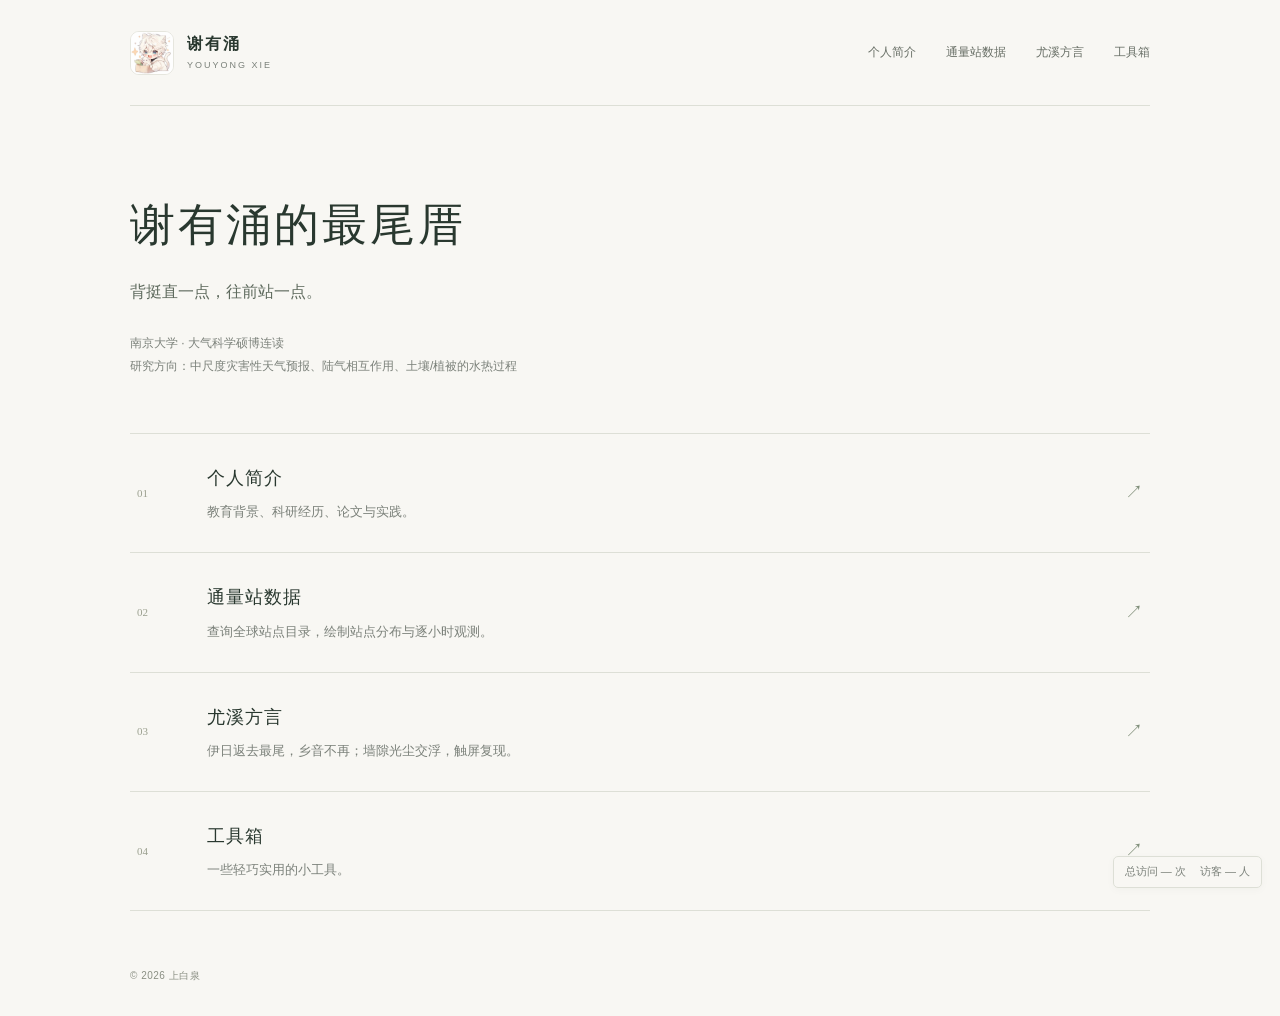
<file: index.html>
<!doctype html>
<html lang="zh-CN">
<head>
<meta charset="utf-8"><meta name="viewport" content="width=device-width, initial-scale=1">
<title>谢有涌的最尾厝</title>
<meta name="description" content="谢有涌的个人网站。南京大学大气科学硕博连读，研究中尺度灾害性天气预报，也记录尤溪乡音与日常工具。">
<link rel="canonical" href="https://xieyouyong.github.io/">
<link rel="icon" type="image/jpeg" href="assets/logo.jpg"><link rel="apple-touch-icon" href="assets/logo.jpg">
<link rel="stylesheet" href="assets/site.css?v=3">
<meta property="og:title" content="谢有涌的最尾厝"><meta property="og:description" content="">
<meta property="og:url" content="https://xieyouyong.github.io/"><meta property="og:type" content="website"><meta property="og:image" content="https://xieyouyong.github.io/assets/logo.jpg">
</head>
<body>
<div class="shell">
<header class="site-header">
<a class="identity" href="./" aria-label="谢有涌，个人主页"><img src="assets/logo.jpg" width="44" height="44" alt=""><span>谢有涌<small>YOUYONG XIE</small></span></a>
<nav aria-label="主导航"><a href="Resume/Resume_index.html">个人简介</a><a href="flux/">通量站数据</a><a href="youxi/youxi_index.html">尤溪方言</a><a href="tool/">工具箱</a></nav>
</header>
<main>
<section class="home-intro" aria-labelledby="home-title">
<h1 id="home-title">谢有涌的最尾厝</h1>
<p class="lead">背挺直一点，往前站一点。</p>
<div class="intro-detail"><p>南京大学 · 大气科学硕博连读</p><p>研究方向：中尺度灾害性天气预报、陆气相互作用、土壤/植被的水热过程</p></div>
</section>
<section class="directory" aria-label="网站内容">
<a class="directory-row" href="Resume/Resume_index.html"><span class="row-number">01</span><div><h2>个人简介</h2><p>教育背景、科研经历、论文与实践。</p></div><span class="row-arrow" aria-hidden="true">↗</span></a>
<a class="directory-row" href="flux/"><span class="row-number">02</span><div><h2>通量站数据</h2><p>查询全球站点目录，绘制站点分布与逐小时观测。</p></div><span class="row-arrow" aria-hidden="true">↗</span></a>
<a class="directory-row" href="youxi/youxi_index.html"><span class="row-number">03</span><div><h2>尤溪方言</h2><p>伊日返去最尾，乡音不再；墙隙光尘交浮，触屏复现。</p></div><span class="row-arrow" aria-hidden="true">↗</span></a>
<a class="directory-row" href="tool/"><span class="row-number">04</span><div><h2>工具箱</h2><p>一些轻巧实用的小工具。</p></div><span class="row-arrow" aria-hidden="true">↗</span></a>
</section>
</main>
<footer class="site-footer"><span>© 2026 上白泉</span><span></span></footer>
</div>
<aside class="visit-stats" aria-label="网站访问统计">
<span id="busuanzi_container_site_pv">总访问 <span id="busuanzi_value_site_pv">—</span> 次</span>
<span id="busuanzi_container_site_uv">访客 <span id="busuanzi_value_site_uv">—</span> 人</span>
</aside>
<script async src="https://busuanzi.ibruce.info/busuanzi/2.3/busuanzi.pure.mini.js"></script>
</body>
</html>
</file>
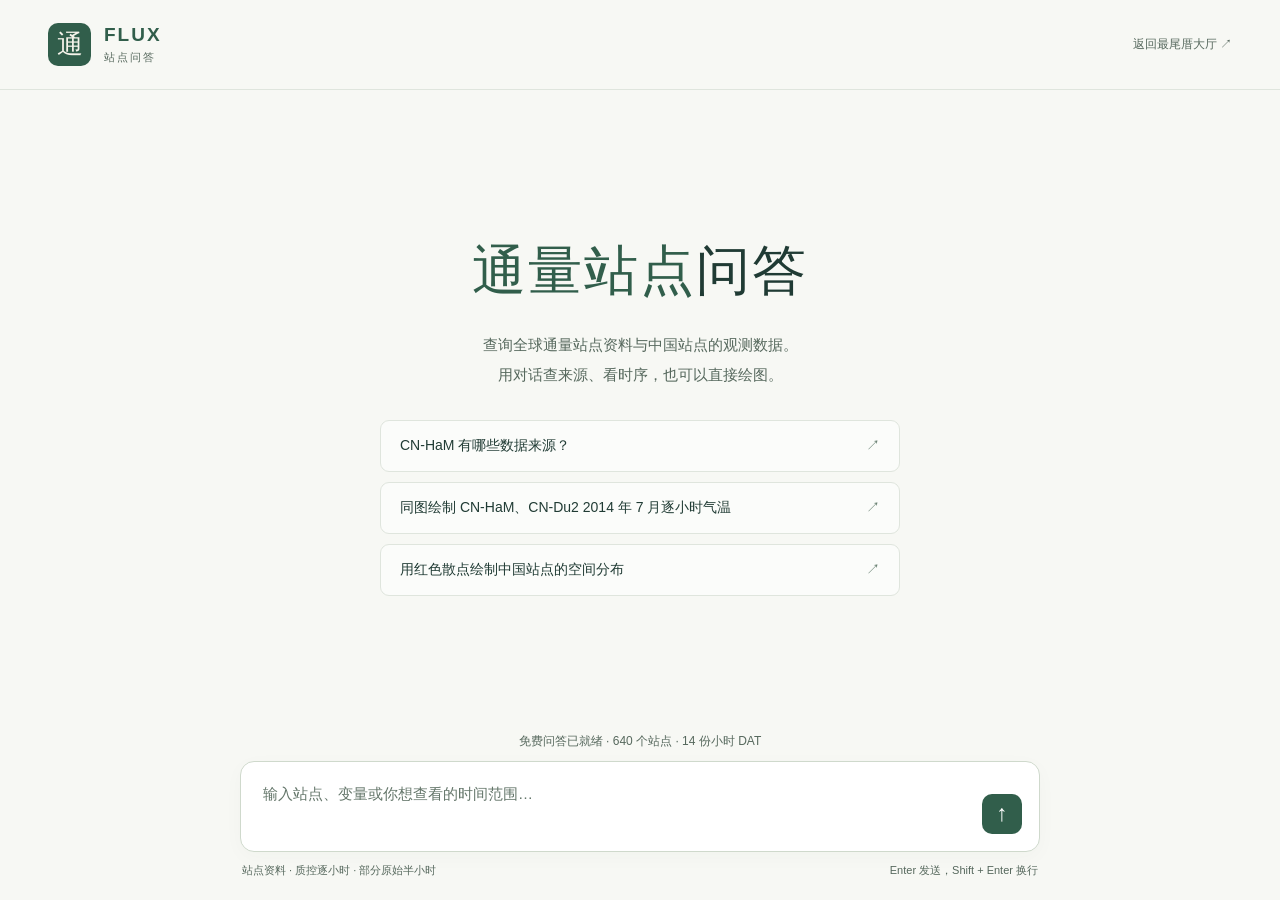
<file: flux/index.html>
<!doctype html>
<html lang="zh-CN">
<head>
  <meta charset="utf-8">
  <meta name="viewport" content="width=device-width, initial-scale=1">
  <meta name="description" content="查询通量站点资料与观测时间序列。">
  <meta name="referrer" content="no-referrer">
  <title>通量站点问答</title>
  <link rel="stylesheet" href="./style.css?v=3">
  <script type="module" src="./app.js?v=12"></script>
</head>
<body>
  <header class="topbar">
    <a class="brand" href="../" title="返回个人主页"><span class="seal" aria-hidden="true">通</span><span>FLUX<span class="brand-sub">站点问答</span></span></a>
    <div class="top-actions"><a class="home-link" href="../">返回最尾厝大厅 ↗</a>
      <button id="new-chat" class="outline" type="button" hidden>新对话</button>
      <button id="settings-open" class="outline" type="button" hidden>连接模型 <span id="connection-dot" class="dot" aria-hidden="true"></span></button>
    </div>
  </header>
  <main class="layout">
    <section class="conversation" aria-label="通量站点问答">
      <div id="welcome" class="welcome">
        <h1><span>通量站点</span>问答</h1>
        <p class="intro">查询全球通量站点资料与中国站点的观测数据。<br>用对话查来源、看时序，也可以直接绘图。</p>
        <div class="suggestions" aria-label="示例问题">
          <button type="button" disabled>CN-HaM 有哪些数据来源？<span aria-hidden="true">↗</span></button>
          <button type="button" disabled>同图绘制 CN-HaM、CN-Du2 2014 年 7 月逐小时气温<span aria-hidden="true">↗</span></button>
          <button type="button" disabled>用红色散点绘制中国站点的空间分布<span aria-hidden="true">↗</span></button>
        </div>
      </div>
      <div id="messages" class="messages" role="log" aria-label="对话记录"></div>
      <div class="composer-wrap">
        <p id="status" class="status" role="status">正在读取站点目录…</p>
        <p id="launch-help" class="launch-help" hidden>资料加载失败。请刷新页面重试。</p>
        <noscript><p class="launch-help">请开启浏览器的 JavaScript。</p></noscript>
        <form id="ask" class="composer">
          <label class="sr-only" for="question">输入问题</label>
          <textarea id="question" rows="2" maxlength="700" placeholder="输入站点、变量或你想查看的时间范围…" required disabled></textarea>
          <button type="submit" class="send" aria-label="发送问题" disabled>↑</button>
          <button id="stop-answer" type="button" class="outline" hidden>停止</button>
        </form>
        <p class="composer-note"><span>站点资料 · 质控逐小时 · 部分原始半小时</span><span>Enter 发送，Shift + Enter 换行</span></p>
      </div>
    </section>
  </main>
  <dialog id="delete-message-dialog" aria-labelledby="delete-message-title">
    <form method="dialog">
      <h2 id="delete-message-title">确认删除</h2>
      <p id="delete-message-description"></p>
      <label><input type="checkbox" id="skip-delete-confirmation"> 本次对话不再确认</label>
      <div class="dialog-actions">
        <button class="outline" value="cancel" autofocus>取消</button>
        <button class="outline" value="delete">确认删除</button>
      </div>
    </form>
  </dialog>
</body>
</html>
</file>
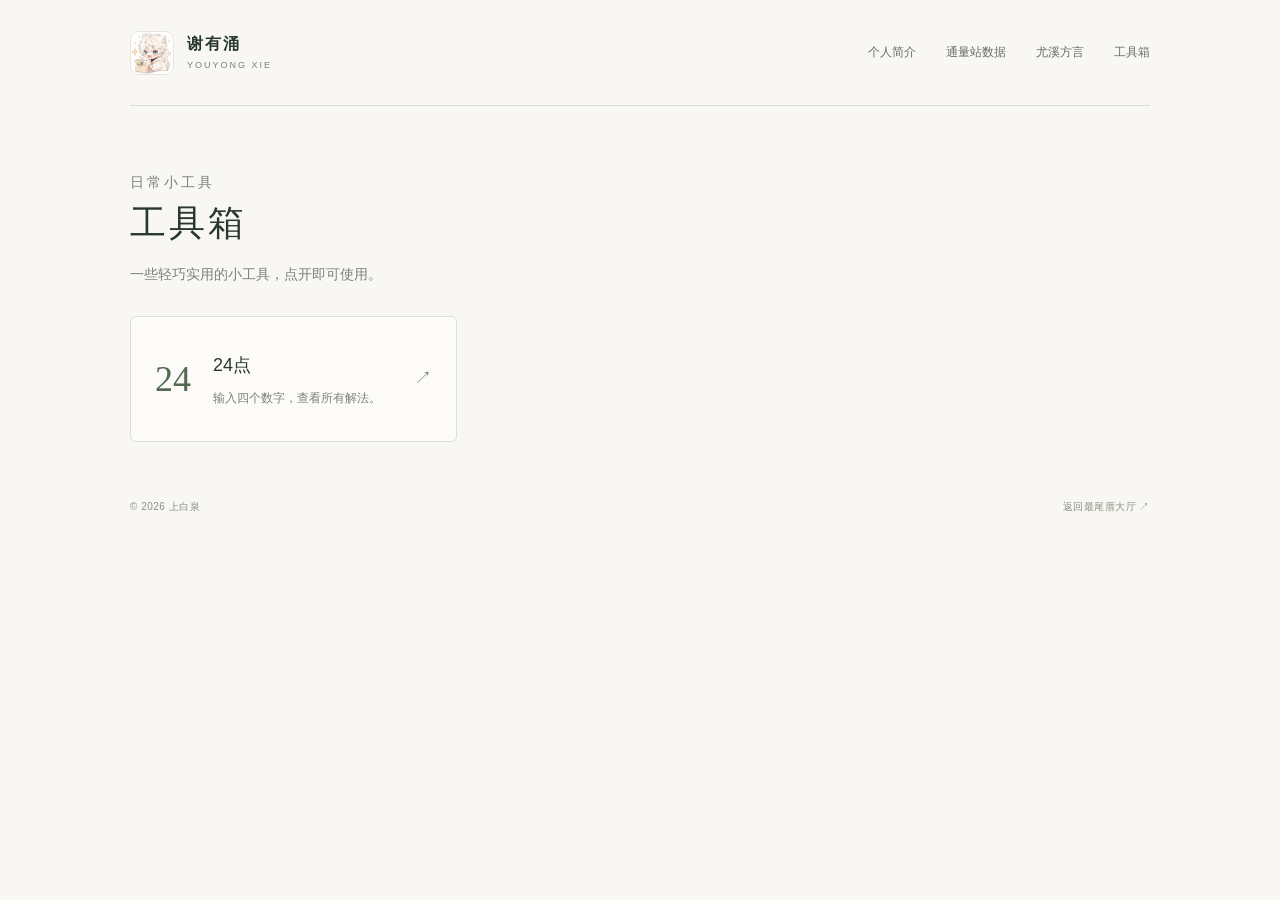
<file: tool/index.html>
<!doctype html>
<html lang="zh-CN">
<head>
<meta charset="utf-8"><meta name="viewport" content="width=device-width, initial-scale=1">
<title>工具箱 · 谢有涌的最尾厝</title>
<meta name="description" content="一些轻巧实用的小工具。选择24点计算器，输入四个数字，查看所有解法。">
<link rel="canonical" href="https://xieyouyong.github.io/tool/">
<link rel="icon" type="image/jpeg" href="../assets/logo.jpg">
<link rel="stylesheet" href="../assets/site.css?v=2">
<style>
.tool-intro{padding:64px 0 28px}
.tool-intro h1{font:400 36px/1.5 "Songti SC",SimSun,serif;letter-spacing:3px;margin-bottom:12px}
.tool-intro p{color:var(--muted);font-size:14px;margin-bottom:0}
.tool-grid{display:grid;grid-template-columns:repeat(auto-fill,minmax(min(100%,300px),1fr));gap:20px}
.tool-card{display:flex;align-items:center;gap:22px;min-height:126px;padding:24px;border:1px solid var(--line);border-radius:6px;background:#fff9}
.tool-card:hover{border-color:var(--accent);background:#fff}
.tool-number{font:400 36px/1 Georgia,serif;color:var(--accent)}
.tool-card h2{font-size:18px;font-weight:500;margin:0 0 5px}
.tool-card p{font-size:12px;color:var(--muted);margin:0}
.tool-card .row-arrow{margin-left:auto}
@media(max-width:560px){.tool-intro{padding-top:40px}.tool-card{padding:22px}}
</style>
</head>
<body>
<div class="shell">
<header class="site-header">
<a class="identity" href="../" aria-label="谢有涌，个人主页"><img src="../assets/logo.jpg" width="44" height="44" alt=""><span>谢有涌<small>YOUYONG XIE</small></span></a>
<nav aria-label="主导航"><a href="../Resume/Resume_index.html">个人简介</a><a href="../flux/">通量站数据</a><a href="../youxi/youxi_index.html">尤溪方言</a><a href="./" aria-current="page">工具箱</a></nav>
</header>
<main>
<section class="tool-intro" aria-labelledby="toolbox-title"><p class="eyebrow">日常小工具</p><h1 id="toolbox-title">工具箱</h1><p>一些轻巧实用的小工具，点开即可使用。</p></section>
<section class="tool-grid" aria-label="可用工具">
<a class="tool-card" href="24point.html"><span class="tool-number" aria-hidden="true">24</span><div><h2>24点</h2><p>输入四个数字，查看所有解法。</p></div><span class="row-arrow" aria-hidden="true">↗</span></a>
</section>
</main>
<footer class="site-footer"><span>© 2026 上白泉</span><a class="text-link" href="../">返回最尾厝大厅 ↗</a></footer>
</div>
</body>
</html>
</file>
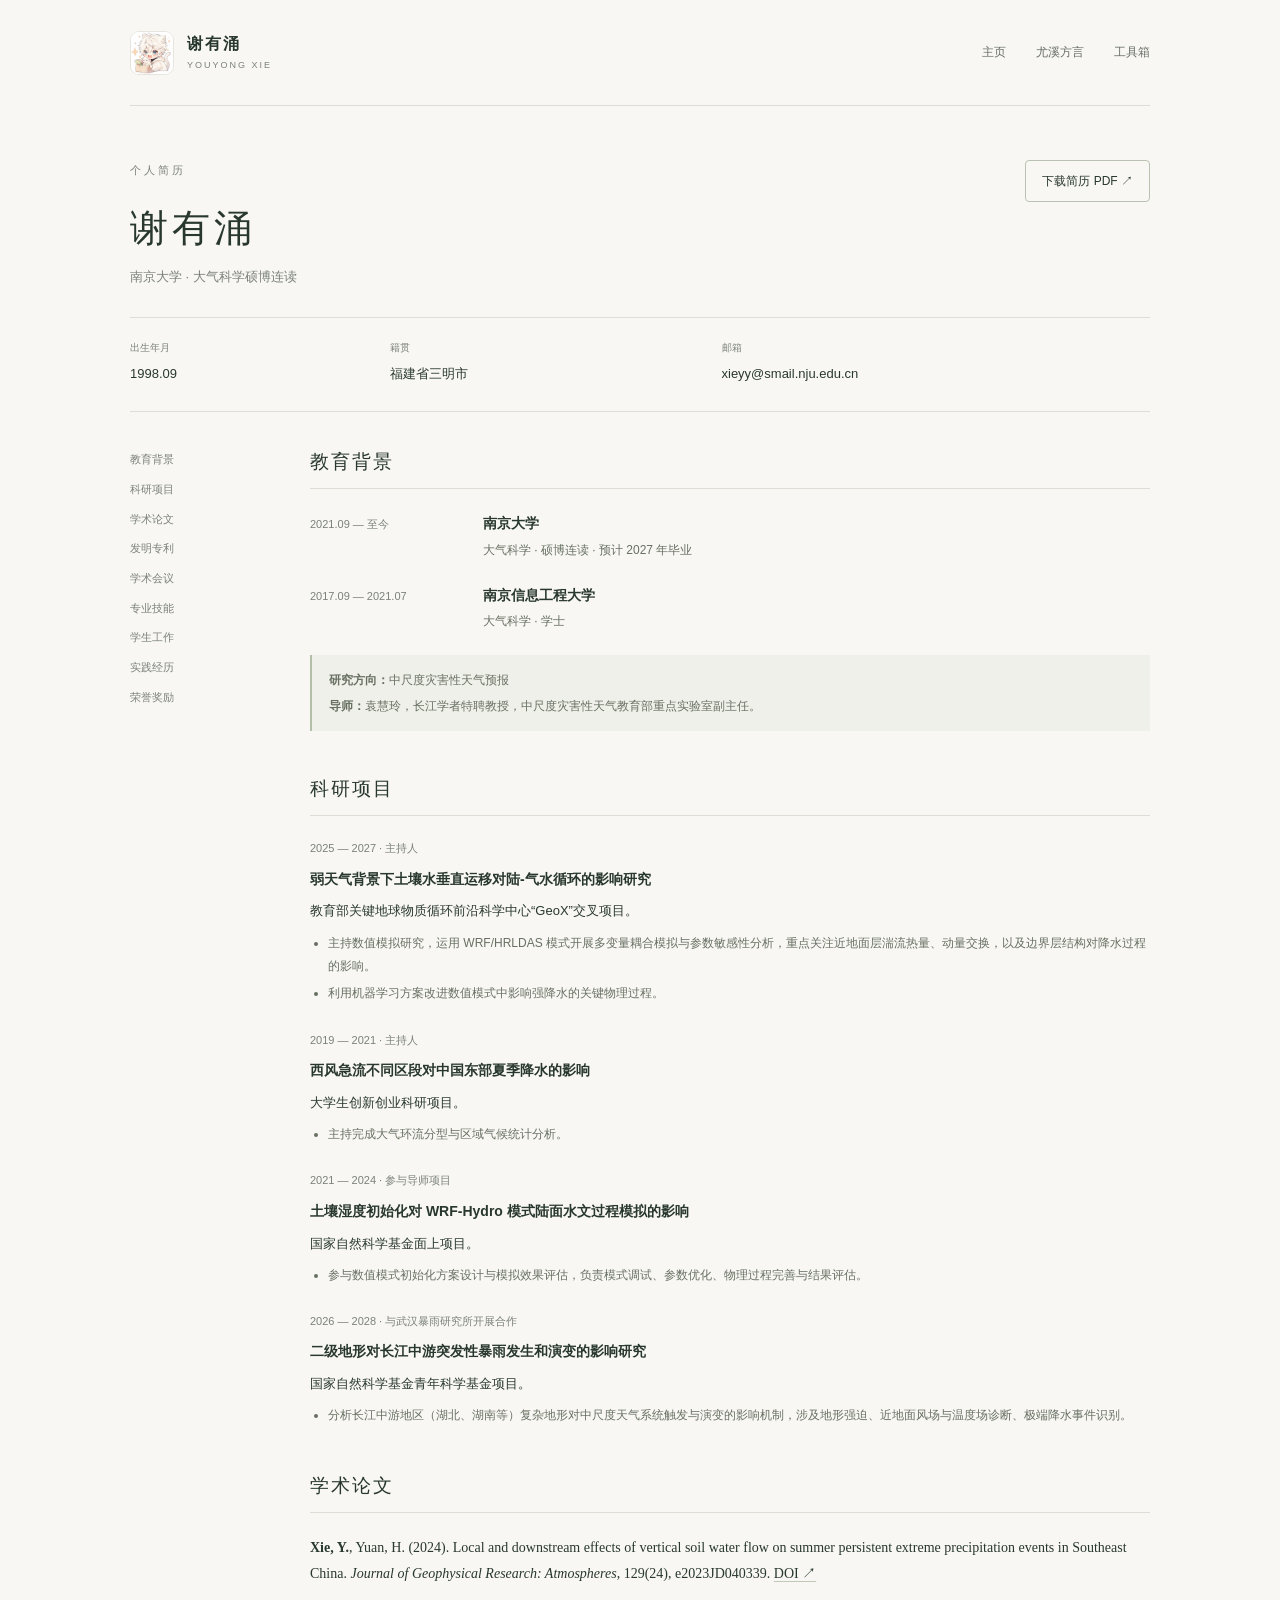
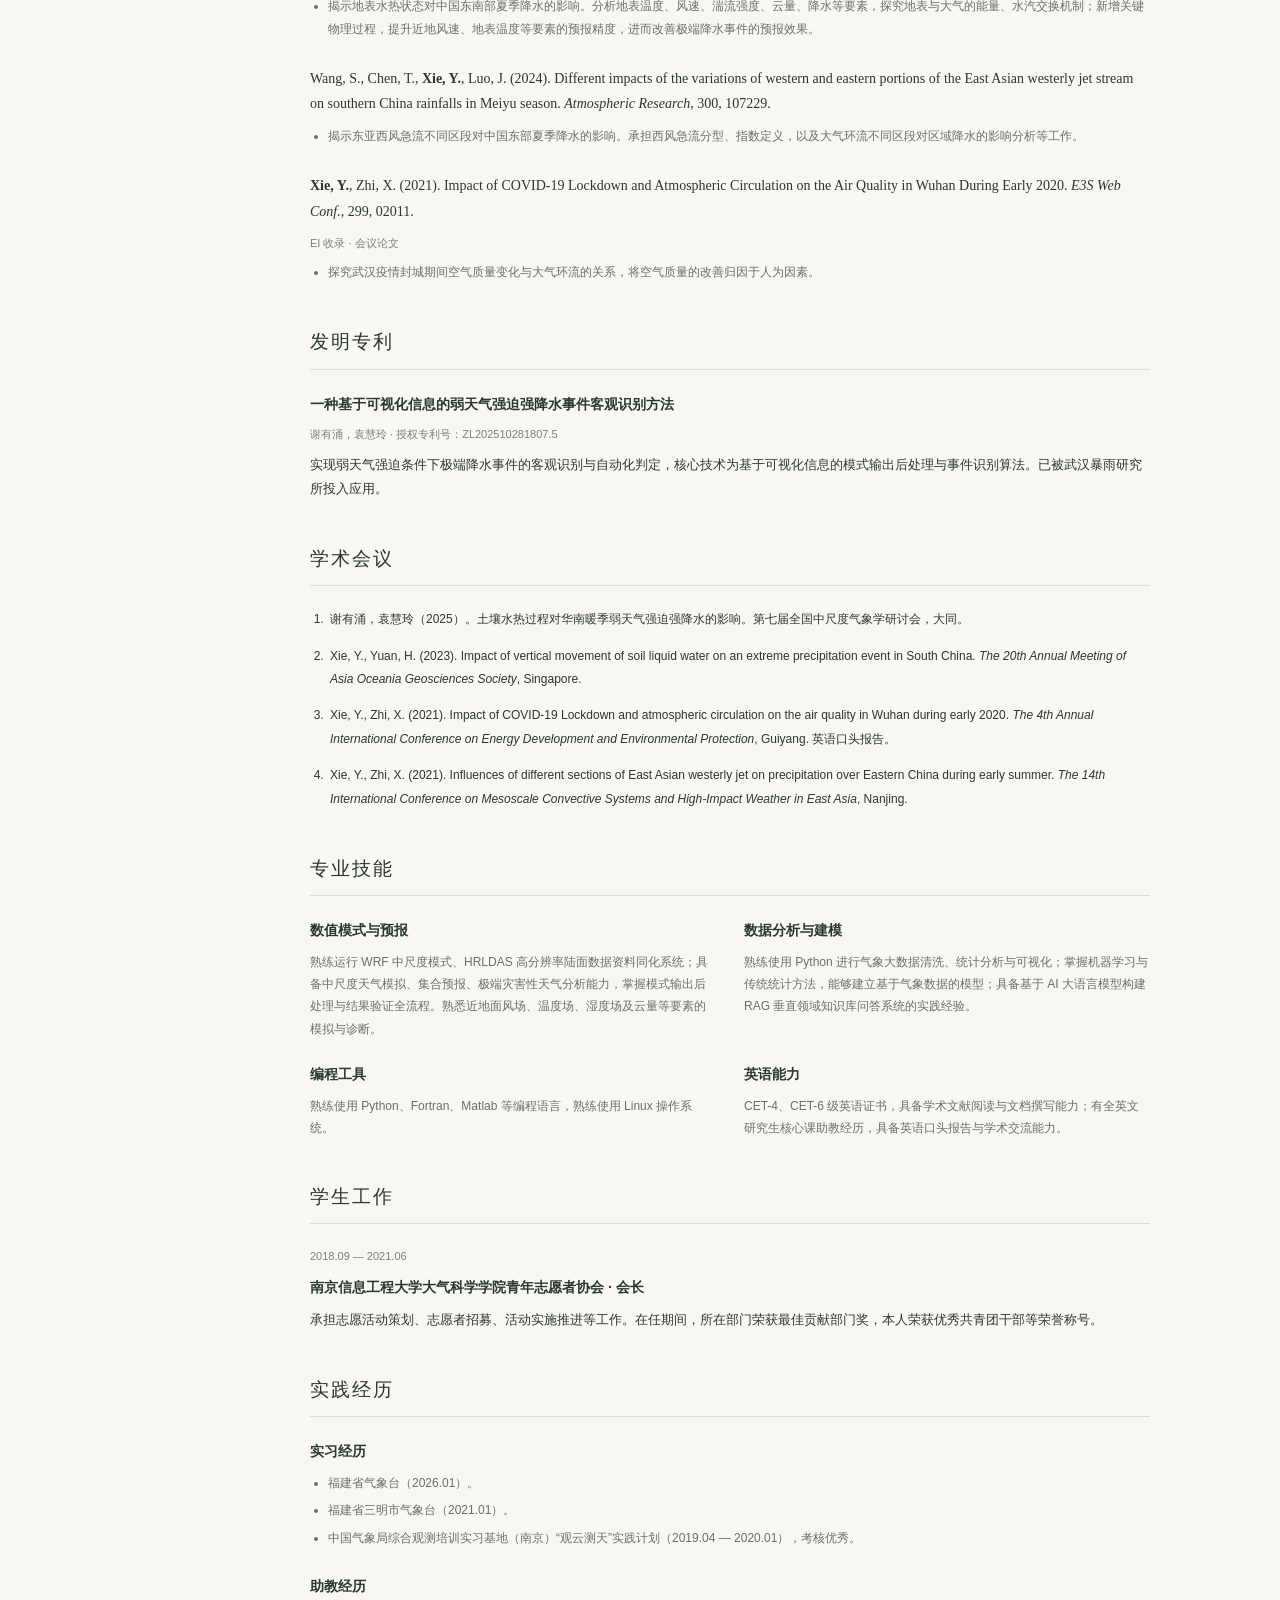
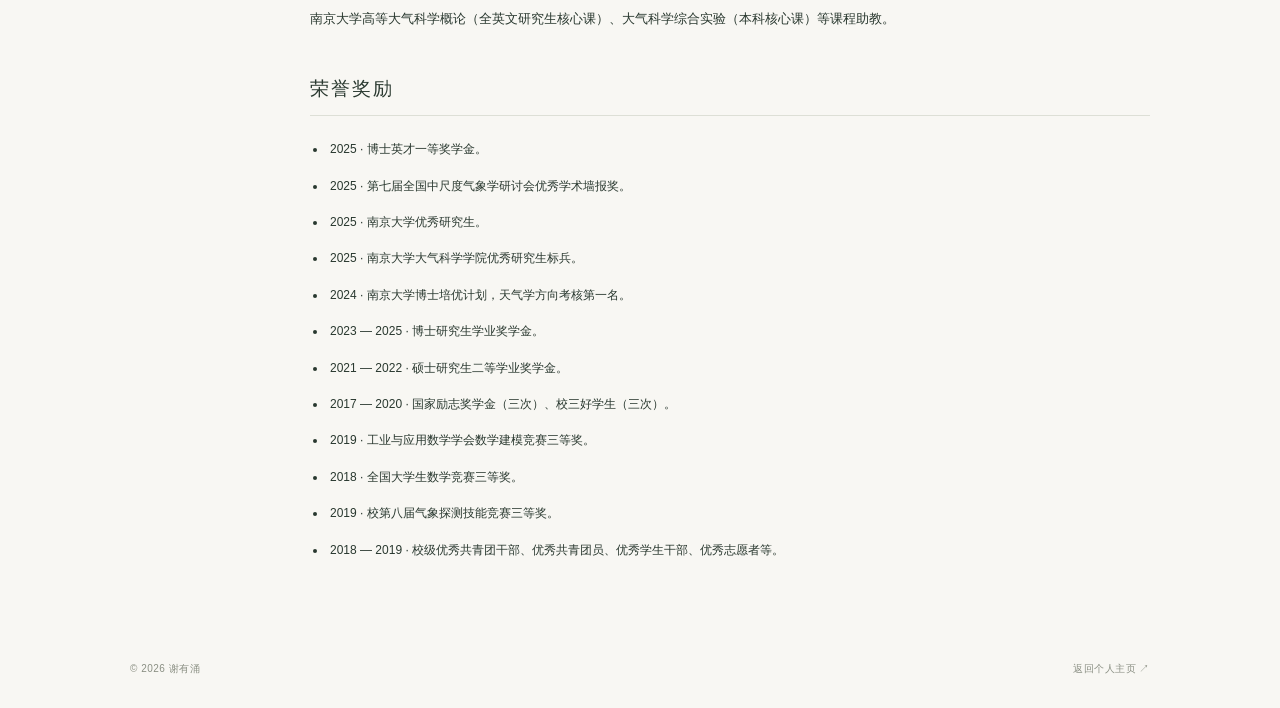
<file: Resume/Resume_index.html>
<!doctype html>
<html lang="zh-CN">
<head>
<meta charset="utf-8"><meta name="viewport" content="width=device-width, initial-scale=1">
<title>谢有涌 · 个人简历</title>
<meta name="description" content="谢有涌，南京大学大气科学硕博连读，研究方向为中尺度灾害性天气预报。科研项目、论文、专业技能与实践经历。">
<link rel="canonical" href="https://xieyouyong.github.io/Resume/Resume_index.html">
<link rel="icon" type="image/jpeg" href="../assets/logo.jpg"><link rel="apple-touch-icon" href="../assets/logo.jpg">
<link rel="stylesheet" href="../assets/site.css">
<meta property="og:title" content="谢有涌 · 个人简历"><meta property="og:description" content="南京大学 · 大气科学 · 中尺度灾害性天气预报">
<meta property="og:url" content="https://xieyouyong.github.io/Resume/Resume_index.html"><meta property="og:type" content="profile"><meta property="og:image" content="https://xieyouyong.github.io/assets/logo.jpg">
</head>
<body>
<div class="shell">
<header class="site-header">
<a class="identity" href="../" aria-label="谢有涌，返回个人主页"><img src="../assets/logo.jpg" width="44" height="44" alt=""><span>谢有涌<small>YOUYONG XIE</small></span></a>
<nav aria-label="主导航"><a href="../">主页</a><a href="../youxi/youxi_index.html">尤溪方言</a><a href="../tool/">工具箱</a></nav>
</header>
<main class="resume-main">
<div class="resume-heading"><div><p class="eyebrow">个人简历</p><h1>谢有涌</h1><p class="subtitle">南京大学 · 大气科学硕博连读</p></div><a class="download" href="谢有涌简历.pdf" download="谢有涌简历.pdf">下载简历 PDF ↗</a></div>
<dl class="personal-info"><div><dt>出生年月</dt><dd>1998.09</dd></div><div><dt>籍贯</dt><dd>福建省三明市</dd></div><div><dt>邮箱</dt><dd><a class="text-link" href="mailto:xieyy@smail.nju.edu.cn">xieyy@smail.nju.edu.cn</a></dd></div></dl>
<div class="resume-layout">
<nav class="section-nav" aria-label="简历目录"><a href="#education">教育背景</a><a href="#projects">科研项目</a><a href="#publications">学术论文</a><a href="#patent">发明专利</a><a href="#conferences">学术会议</a><a href="#skills">专业技能</a><a href="#student-work">学生工作</a><a href="#practice">实践经历</a><a href="#awards">荣誉奖励</a></nav>
<div class="resume-content">
<section id="education" class="resume-section">
<h2>教育背景</h2>
<div class="education-row"><time>2021.09 — 至今</time><div><h3>南京大学</h3><p>大气科学 · 硕博连读 · 预计 2027 年毕业</p></div></div>
<div class="education-row"><time>2017.09 — 2021.07</time><div><h3>南京信息工程大学</h3><p>大气科学 · 学士</p></div></div>
<div class="research-note"><p><strong>研究方向：</strong>中尺度灾害性天气预报</p><p><strong>导师：</strong>袁慧玲，长江学者特聘教授，中尺度灾害性天气教育部重点实验室副主任。</p></div>
</section>
<section id="projects" class="resume-section">
<h2>科研项目</h2>
<article class="entry"><p class="entry-meta">2025 — 2027 · 主持人</p><h3>弱天气背景下土壤水垂直运移对陆-气水循环的影响研究</h3><p>教育部关键地球物质循环前沿科学中心“GeoX”交叉项目。</p><ul><li>主持数值模拟研究，运用 WRF/HRLDAS 模式开展多变量耦合模拟与参数敏感性分析，重点关注近地面层湍流热量、动量交换，以及边界层结构对降水过程的影响。</li><li>利用机器学习方案改进数值模式中影响强降水的关键物理过程。</li></ul></article>
<article class="entry"><p class="entry-meta">2019 — 2021 · 主持人</p><h3>西风急流不同区段对中国东部夏季降水的影响</h3><p>大学生创新创业科研项目。</p><ul><li>主持完成大气环流分型与区域气候统计分析。</li></ul></article>
<article class="entry"><p class="entry-meta">2021 — 2024 · 参与导师项目</p><h3>土壤湿度初始化对 WRF-Hydro 模式陆面水文过程模拟的影响</h3><p>国家自然科学基金面上项目。</p><ul><li>参与数值模式初始化方案设计与模拟效果评估，负责模式调试、参数优化、物理过程完善与结果评估。</li></ul></article>
<article class="entry"><p class="entry-meta">2026 — 2028 · 与武汉暴雨研究所开展合作</p><h3>二级地形对长江中游突发性暴雨发生和演变的影响研究</h3><p>国家自然科学基金青年科学基金项目。</p><ul><li>分析长江中游地区（湖北、湖南等）复杂地形对中尺度天气系统触发与演变的影响机制，涉及地形强迫、近地面风场与温度场诊断、极端降水事件识别。</li></ul></article>
</section>
<section id="publications" class="resume-section">
<h2>学术论文</h2>
<article class="entry"><p class="publication"><strong>Xie, Y.</strong>, Yuan, H. (2024). Local and downstream effects of vertical soil water flow on summer persistent extreme precipitation events in Southeast China. <em>Journal of Geophysical Research: Atmospheres</em>, 129(24), e2023JD040339. <a href="https://doi.org/10.1029/2023JD040339" target="_blank" rel="noopener noreferrer">DOI ↗</a></p><ul><li>揭示地表水热状态对中国东南部夏季降水的影响。分析地表温度、风速、湍流强度、云量、降水等要素，探究地表与大气的能量、水汽交换机制；新增关键物理过程，提升近地风速、地表温度等要素的预报精度，进而改善极端降水事件的预报效果。</li></ul></article>
<article class="entry"><p class="publication">Wang, S., Chen, T., <strong>Xie, Y.</strong>, Luo, J. (2024). Different impacts of the variations of western and eastern portions of the East Asian westerly jet stream on southern China rainfalls in Meiyu season. <em>Atmospheric Research</em>, 300, 107229.</p><ul><li>揭示东亚西风急流不同区段对中国东部夏季降水的影响。承担西风急流分型、指数定义，以及大气环流不同区段对区域降水的影响分析等工作。</li></ul></article>
<article class="entry"><p class="publication"><strong>Xie, Y.</strong>, Zhi, X. (2021). Impact of COVID-19 Lockdown and Atmospheric Circulation on the Air Quality in Wuhan During Early 2020. <em>E3S Web Conf.</em>, 299, 02011.</p><p class="entry-meta">EI 收录 · 会议论文</p><ul><li>探究武汉疫情封城期间空气质量变化与大气环流的关系，将空气质量的改善归因于人为因素。</li></ul></article>
</section>
<section id="patent" class="resume-section">
<h2>发明专利</h2><article class="entry"><h3>一种基于可视化信息的弱天气强迫强降水事件客观识别方法</h3><p class="entry-meta">谢有涌，袁慧玲 · 授权专利号：ZL202510281807.5</p><p>实现弱天气强迫条件下极端降水事件的客观识别与自动化判定，核心技术为基于可视化信息的模式输出后处理与事件识别算法。已被武汉暴雨研究所投入应用。</p></article>
</section>
<section id="conferences" class="resume-section">
<h2>学术会议</h2>
<ol class="conference-list">
<li>谢有涌，袁慧玲（2025）。土壤水热过程对华南暖季弱天气强迫强降水的影响。第七届全国中尺度气象学研讨会，大同。</li>
<li>Xie, Y., Yuan, H. (2023). Impact of vertical movement of soil liquid water on an extreme precipitation event in South China. <em>The 20th Annual Meeting of Asia Oceania Geosciences Society</em>, Singapore.</li>
<li>Xie, Y., Zhi, X. (2021). Impact of COVID-19 Lockdown and atmospheric circulation on the air quality in Wuhan during early 2020. <em>The 4th Annual International Conference on Energy Development and Environmental Protection</em>, Guiyang. 英语口头报告。</li>
<li>Xie, Y., Zhi, X. (2021). Influences of different sections of East Asian westerly jet on precipitation over Eastern China during early summer. <em>The 14th International Conference on Mesoscale Convective Systems and High-Impact Weather in East Asia</em>, Nanjing.</li>
</ol>
</section>
<section id="skills" class="resume-section">
<h2>专业技能</h2>
<div class="skill-list">
<div><h3>数值模式与预报</h3><p>熟练运行 WRF 中尺度模式、HRLDAS 高分辨率陆面数据资料同化系统；具备中尺度天气模拟、集合预报、极端灾害性天气分析能力，掌握模式输出后处理与结果验证全流程。熟悉近地面风场、温度场、湿度场及云量等要素的模拟与诊断。</p></div>
<div><h3>数据分析与建模</h3><p>熟练使用 Python 进行气象大数据清洗、统计分析与可视化；掌握机器学习与传统统计方法，能够建立基于气象数据的模型；具备基于 AI 大语言模型构建 RAG 垂直领域知识库问答系统的实践经验。</p></div>
<div><h3>编程工具</h3><p>熟练使用 Python、Fortran、Matlab 等编程语言，熟练使用 Linux 操作系统。</p></div>
<div><h3>英语能力</h3><p>CET-4、CET-6 级英语证书，具备学术文献阅读与文档撰写能力；有全英文研究生核心课助教经历，具备英语口头报告与学术交流能力。</p></div>
</div>
</section>
<section id="student-work" class="resume-section">
<h2>学生工作</h2><article class="entry"><p class="entry-meta">2018.09 — 2021.06</p><h3>南京信息工程大学大气科学学院青年志愿者协会 · 会长</h3><p>承担志愿活动策划、志愿者招募、活动实施推进等工作。在任期间，所在部门荣获最佳贡献部门奖，本人荣获优秀共青团干部等荣誉称号。</p></article>
</section>
<section id="practice" class="resume-section">
<h2>实践经历</h2>
<article class="entry"><h3>实习经历</h3><ul><li>福建省气象台（2026.01）。</li><li>福建省三明市气象台（2021.01）。</li><li>中国气象局综合观测培训实习基地（南京）“观云测天”实践计划（2019.04 — 2020.01），考核优秀。</li></ul></article>
<article class="entry"><h3>助教经历</h3><p>南京大学高等大气科学概论（全英文研究生核心课）、大气科学综合实验（本科核心课）等课程助教。</p></article>
</section>
<section id="awards" class="resume-section">
<h2>荣誉奖励</h2>
<ul class="award-list">
<li>2025 · 博士英才一等奖学金。</li><li>2025 · 第七届全国中尺度气象学研讨会优秀学术墙报奖。</li><li>2025 · 南京大学优秀研究生。</li><li>2025 · 南京大学大气科学学院优秀研究生标兵。</li>
<li>2024 · 南京大学博士培优计划，天气学方向考核第一名。</li><li>2023 — 2025 · 博士研究生学业奖学金。</li><li>2021 — 2022 · 硕士研究生二等学业奖学金。</li>
<li>2017 — 2020 · 国家励志奖学金（三次）、校三好学生（三次）。</li><li>2019 · 工业与应用数学学会数学建模竞赛三等奖。</li><li>2018 · 全国大学生数学竞赛三等奖。</li><li>2019 · 校第八届气象探测技能竞赛三等奖。</li><li>2018 — 2019 · 校级优秀共青团干部、优秀共青团员、优秀学生干部、优秀志愿者等。</li>
</ul>
</section>
</div>
</div>
</main>
<footer class="site-footer"><span>© 2026 谢有涌</span><a class="text-link" href="../">返回个人主页 ↗</a></footer>
</div>
</body>
</html>
</file>
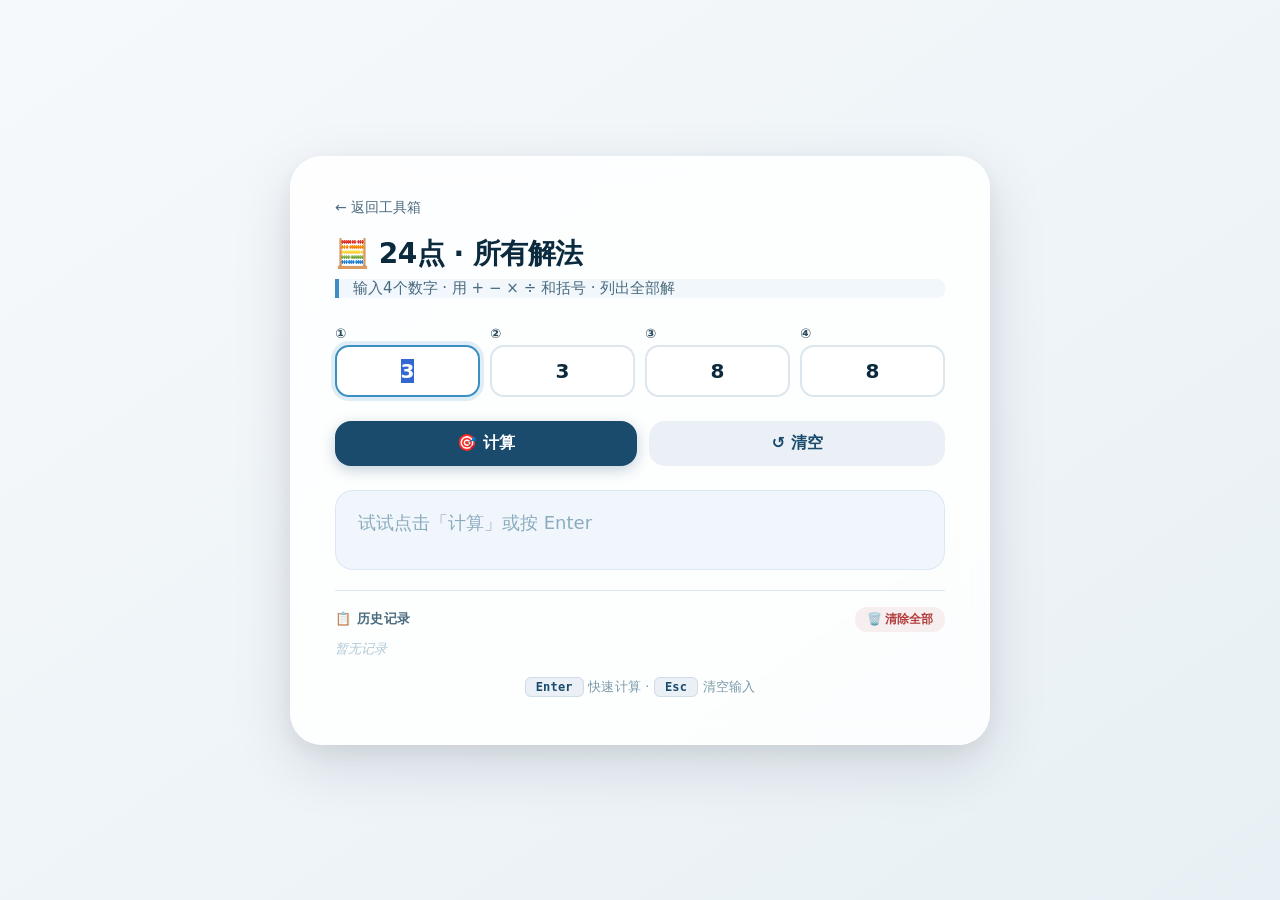
<file: tool/24point.html>
<!DOCTYPE html>
<html lang="zh-CN">
<head>
    <meta charset="UTF-8">
    <meta name="viewport" content="width=device-width, initial-scale=1.0">
    <title>24点计算器 · 所有解法</title>
    <style>
        * {
            box-sizing: border-box;
            margin: 0;
            padding: 0;
        }

        body {
            font-family: 'Segoe UI', 'PingFang SC', Roboto, system-ui, sans-serif;
            background: linear-gradient(145deg, #f6f9fc 0%, #e8f0f5 100%);
            min-height: 100vh;
            display: flex;
            justify-content: center;
            align-items: center;
            padding: 20px;
        }

        .container {
            background: rgba(255, 255, 255, 0.85);
            backdrop-filter: blur(12px);
            border-radius: 32px;
            padding: 40px 44px 48px;
            max-width: 700px;
            width: 100%;
            box-shadow: 0 20px 60px rgba(0, 20, 40, 0.12), 0 8px 24px rgba(0, 20, 40, 0.06), inset 0 1px 0 rgba(255, 255, 255, 0.6);
            border: 1px solid rgba(255, 255, 255, 0.4);
            transition: all 0.2s ease;
        }

        h1 {
            font-size: 28px;
            font-weight: 700;
            color: #0b2a3e;
            letter-spacing: -0.5px;
            display: flex;
            align-items: center;
            gap: 10px;
            margin-bottom: 6px;
        }

        .subtitle {
            color: #4a6a7e;
            font-size: 15px;
            font-weight: 400;
            margin-bottom: 28px;
            border-left: 4px solid #3b8fc2;
            padding-left: 14px;
            background: rgba(59, 143, 194, 0.06);
            border-radius: 0 8px 8px 0;
        }

        .input-area {
            display: flex;
            gap: 10px;
            flex-wrap: wrap;
            margin-bottom: 24px;
        }

        .input-group {
            flex: 1 1 60px;
            min-width: 50px;
        }

        .input-group label {
            display: block;
            font-size: 13px;
            font-weight: 600;
            color: #2a4b5e;
            margin-bottom: 4px;
            letter-spacing: 0.3px;
        }

        .input-group input {
            width: 100%;
            padding: 12px 6px;
            border: 2px solid #dce6ed;
            border-radius: 14px;
            font-size: 20px;
            font-weight: 600;
            text-align: center;
            background: white;
            color: #0b2a3e;
            transition: border-color 0.2s, box-shadow 0.2s;
            font-family: inherit;
            outline: none;
        }

        .input-group input:focus {
            border-color: #3b8fc2;
            box-shadow: 0 0 0 4px rgba(59, 143, 194, 0.15);
        }

        .input-group input::placeholder {
            color: #b0c8d6;
            font-weight: 400;
            font-size: 14px;
        }

        .actions {
            display: flex;
            gap: 12px;
            margin: 8px 0 24px;
            flex-wrap: wrap;
        }

        .btn {
            padding: 12px 28px;
            border: none;
            border-radius: 16px;
            font-size: 16px;
            font-weight: 600;
            cursor: pointer;
            transition: all 0.2s;
            display: inline-flex;
            align-items: center;
            justify-content: center;
            gap: 6px;
            flex: 1 1 auto;
            min-width: 100px;
            font-family: inherit;
        }

        .btn-primary {
            background: #1a4b6d;
            color: white;
            box-shadow: 0 4px 14px rgba(26, 75, 109, 0.25);
        }

        .btn-primary:hover {
            background: #0f3a55;
            transform: translateY(-2px);
            box-shadow: 0 8px 24px rgba(26, 75, 109, 0.3);
        }

        .btn-primary:active {
            transform: translateY(0px);
            box-shadow: 0 2px 8px rgba(26, 75, 109, 0.2);
        }

        .btn-secondary {
            background: #eaf0f5;
            color: #1a4b6d;
        }

        .btn-secondary:hover {
            background: #dce6ed;
            transform: translateY(-2px);
        }

        .btn-danger {
            background: #f3e2e2;
            color: #a13d3d;
        }

        .btn-danger:hover {
            background: #eccfcf;
            transform: translateY(-2px);
        }

        .result-area {
            background: #f0f6fb;
            border-radius: 18px;
            padding: 18px 22px;
            min-height: 80px;
            display: flex;
            align-items: flex-start;
            justify-content: center;
            border: 1px solid rgba(59, 143, 194, 0.12);
            transition: all 0.3s ease;
            margin-top: 4px;
            max-height: 260px;
            overflow-y: auto;
        }

        .result-area .result-text {
            font-size: 18px;
            font-weight: 500;
            color: #0b2a3e;
            word-break: break-all;
            text-align: left;
            line-height: 1.6;
            width: 100%;
        }

        .result-area .result-text .highlight {
            color: #1a7a4b;
            font-weight: 700;
        }

        .result-area .result-text .error {
            color: #b13e3e;
            font-weight: 500;
        }

        .result-area .result-text .emoji {
            font-size: 22px;
            margin-right: 8px;
        }

        .result-area .result-text .solution-item {
            display: block;
            padding: 2px 0;
            border-bottom: 1px dashed #dce6ed;
        }

        .result-area .result-text .solution-item:last-child {
            border-bottom: none;
        }

        .footer {
            margin-top: 20px;
            font-size: 13px;
            color: #7a9aaa;
            text-align: center;
            letter-spacing: 0.2px;
        }

        .footer kbd {
            background: #eaf0f5;
            padding: 2px 10px;
            border-radius: 6px;
            font-size: 12px;
            font-weight: 600;
            color: #1a4b6d;
            border: 1px solid #d0dce6;
        }

        /* 历史记录 */
        .history {
            margin-top: 20px;
            border-top: 1px solid #dce6ed;
            padding-top: 16px;
        }

        .history-header {
            display: flex;
            justify-content: space-between;
            align-items: center;
            margin-bottom: 8px;
        }

        .history-title {
            font-size: 13px;
            font-weight: 600;
            color: #4a6a7e;
            letter-spacing: 0.5px;
        }

        .history-clear-btn {
            background: none;
            border: none;
            color: #b13e3e;
            font-size: 12px;
            font-weight: 600;
            cursor: pointer;
            padding: 4px 12px;
            border-radius: 12px;
            background: rgba(177, 62, 62, 0.08);
            transition: background 0.2s;
        }

        .history-clear-btn:hover {
            background: rgba(177, 62, 62, 0.18);
        }

        .history-item {
            font-size: 14px;
            color: #1a3b4e;
            padding: 6px 0;
            border-bottom: 1px dashed #e8eef4;
            font-family: 'JetBrains Mono', 'Consolas', monospace;
            display: flex;
            flex-wrap: wrap;
            gap: 4px 12px;
        }

        .history-item .h-nums {
            color: #4a6a7e;
            font-weight: 500;
            min-width: 80px;
        }

        .history-item .h-exprs {
            color: #1a7a4b;
            font-weight: 600;
            word-break: break-all;
            flex: 1;
        }

        .history-empty {
            color: #b0c8d6;
            font-size: 13px;
            font-style: italic;
        }

        @media (max-width: 500px) {
            .container {
                padding: 24px 18px 32px;
            }
            h1 {
                font-size: 22px;
            }
            .input-group input {
                font-size: 17px;
                padding: 10px 4px;
            }
            .btn {
                padding: 10px 16px;
                font-size: 14px;
                min-width: 70px;
            }
            .result-area .result-text {
                font-size: 16px;
            }
            .history-item {
                font-size: 12px;
            }
        }

        /* spinner */
        .spinner {
            display: inline-block;
            width: 20px;
            height: 20px;
            border: 3px solid rgba(255, 255, 255, 0.3);
            border-radius: 50%;
            border-top-color: white;
            animation: spin 0.8s ease-in-out infinite;
        }

        @keyframes spin {
            to {
                transform: rotate(360deg);
            }
        }

        .btn:disabled {
            opacity: 0.6;
            cursor: not-allowed;
            transform: none !important;
        }
    </style>
</head>
<body>

    <div class="container" role="main">
        <a href="./" style="display:inline-block;margin-bottom:18px;color:#4a6a7e;font-size:14px;text-decoration:none">← 返回工具箱</a>
        <h1>🧮 24点 · 所有解法</h1>
        <div class="subtitle">输入4个数字 · 用 + − × ÷ 和括号 · 列出全部解</div>

        <div class="input-area" id="inputArea">
            <div class="input-group">
                <label for="num1">①</label>
                <input type="text" id="num1" placeholder="3" inputmode="decimal" autofocus>
            </div>
            <div class="input-group">
                <label for="num2">②</label>
                <input type="text" id="num2" placeholder="3" inputmode="decimal">
            </div>
            <div class="input-group">
                <label for="num3">③</label>
                <input type="text" id="num3" placeholder="8" inputmode="decimal">
            </div>
            <div class="input-group">
                <label for="num4">④</label>
                <input type="text" id="num4" placeholder="8" inputmode="decimal">
            </div>
        </div>

        <div class="actions">
            <button class="btn btn-primary" id="calcBtn">🎯 计算</button>
            <button class="btn btn-secondary" id="clearBtn">↺ 清空</button>
        </div>

        <div class="result-area" id="resultArea">
            <div class="result-text" id="resultText">
                <span style="color: #8aacbe;">输入数字，点击「计算」</span>
            </div>
        </div>

        <div class="history" id="historyContainer">
            <div class="history-header">
                <div class="history-title">📋 历史记录</div>
                <button class="history-clear-btn" id="clearHistoryBtn">🗑️ 清除全部</button>
            </div>
            <div id="historyList">
                <div class="history-empty">暂无记录</div>
            </div>
        </div>

        <div class="footer">
            <kbd>Enter</kbd> 快速计算 · <kbd>Esc</kbd> 清空输入
        </div>
    </div>

    <script>
        (function() {
            'use strict';

            // ---------- DOM 引用 ----------
            const numInputs = [
                document.getElementById('num1'),
                document.getElementById('num2'),
                document.getElementById('num3'),
                document.getElementById('num4'),
            ];
            const calcBtn = document.getElementById('calcBtn');
            const clearBtn = document.getElementById('clearBtn');
            const resultText = document.getElementById('resultText');
            const historyList = document.getElementById('historyList');
            const clearHistoryBtn = document.getElementById('clearHistoryBtn');

            // ---------- 核心求解器（返回所有解） ----------
            function solveAll(nums) {
                const EPS = 1e-9;
                const TARGET = 24;
                const solutions = new Set(); // 用于去重

                // 将数字转为 (值, 表达式) 元组
                function toItems(arr) {
                    return arr.map(n => [Number(n), String(n)]);
                }

                function dfs(items) {
                    if (items.length === 1) {
                        const [val, expr] = items[0];
                        if (Math.abs(val - TARGET) < EPS) {
                            solutions.add(expr);
                        }
                        return;
                    }

                    const n = items.length;
                    for (let i = 0; i < n; i++) {
                        for (let j = 0; j < n; j++) {
                            if (i === j) continue;
                            const [aVal, aExpr] = items[i];
                            const [bVal, bExpr] = items[j];
                            const rest = [];
                            for (let k = 0; k < n; k++) {
                                if (k !== i && k !== j) rest.push(items[k]);
                            }

                            // 运算组合：+, -, *, / (两种顺序)
                            const ops = [
                                { val: aVal + bVal, expr: `(${aExpr}+${bExpr})` },
                                { val: aVal - bVal, expr: `(${aExpr}-${bExpr})` },
                                { val: aVal * bVal, expr: `(${aExpr}×${bExpr})` },
                            ];
                            if (Math.abs(bVal) > EPS) {
                                ops.push({ val: aVal / bVal, expr: `(${aExpr}÷${bExpr})` });
                            }
                            // 反向减法、反向除法已经包含在有序对中（i,j 遍历所有顺序）

                            for (const op of ops) {
                                const newItems = [...rest, [op.val, op.expr]];
                                dfs(newItems);
                            }
                        }
                    }
                }

                // 验证数字有效性
                const validNums = [];
                for (const n of nums) {
                    const v = parseFloat(n);
                    if (!isNaN(v) && isFinite(v)) {
                        validNums.push(v);
                    } else {
                        return null;
                    }
                }
                if (validNums.length !== 4) return null;

                const items = toItems(validNums);
                dfs(items);

                // 将 Set 转为数组，并去除外层多余的括号（美化）
                const result = Array.from(solutions);
                // 对每个表达式进行美化（去最外层括号）
                const beautified = result.map(expr => {
                    let s = expr;
                    if (s.startsWith('(') && s.endsWith(')')) {
                        let depth = 0;
                        let match = true;
                        for (let i = 0; i < s.length; i++) {
                            if (s[i] === '(') depth++;
                            else if (s[i] === ')') depth--;
                            if (depth === 0 && i < s.length - 1) {
                                match = false;
                                break;
                            }
                        }
                        if (match) {
                            s = s.slice(1, -1);
                        }
                    }
                    return s;
                });
                // 去重（因为美化后可能产生相同字符串）
                return [...new Set(beautified)];
            }

            // ---------- UI 逻辑 ----------
            function getInputNumbers() {
                return numInputs.map(inp => inp.value.trim());
            }

            function setInputNumbers(values) {
                values.forEach((v, i) => {
                    if (i < numInputs.length) {
                        numInputs[i].value = v;
                    }
                });
            }

            function clearInputs() {
                numInputs.forEach(inp => (inp.value = ''));
                numInputs[0].focus();
            }

            function showResult(message, isSuccess = false, isError = false) {
                if (isError) {
                    resultText.innerHTML = `<span class="error">⚠️ ${message}</span>`;
                } else if (isSuccess) {
                    resultText.innerHTML = `<span class="emoji">🎉</span> <span class="highlight">${message}</span>`;
                } else {
                    resultText.innerHTML = `<span style="color:#8aacbe;">${message}</span>`;
                }
            }

            function addHistory(nums, solutions) {
                const div = document.createElement('div');
                div.className = 'history-item';
                const numsStr = nums.map(n => String(n).trim()).join('  ');
                // 如果解太多，只显示前5个，后加“等”
                let displayExprs = solutions.slice(0, 5).join('  ;  ');
                if (solutions.length > 5) {
                    displayExprs += `  …… 等${solutions.length}种`;
                }
                div.innerHTML = `
                    <span class="h-nums">${numsStr}</span>
                    <span class="h-exprs">${displayExprs}</span>
                `;
                const firstChild = historyList.firstChild;
                if (firstChild && firstChild.className === 'history-empty') {
                    historyList.innerHTML = '';
                }
                historyList.prepend(div);
                // 最多保留 30 条
                while (historyList.children.length > 30) {
                    historyList.removeChild(historyList.lastChild);
                }
            }

            function clearHistory() {
                historyList.innerHTML = `<div class="history-empty">暂无记录</div>`;
            }

            function handleCalculate() {
                const raw = getInputNumbers();
                const hasEmpty = raw.some(s => s === '');
                if (hasEmpty) {
                    showResult('请完整输入 4 个数字', false, true);
                    return;
                }

                const nums = raw.map(s => parseFloat(s));
                const invalid = nums.some(n => isNaN(n) || !isFinite(n));
                if (invalid) {
                    showResult('请输入有效的数字', false, true);
                    return;
                }

                calcBtn.disabled = true;
                calcBtn.innerHTML = '<span class="spinner"></span> 计算中';

                setTimeout(() => {
                    try {
                        const solutions = solveAll(nums);
                        if (solutions && solutions.length > 0) {
                            // 显示所有解
                            let html = `<span class="emoji">🎉</span> 找到 <strong>${solutions.length}</strong> 种解法：<br>`;
                            solutions.forEach((expr, idx) => {
                                html += `<span class="solution-item">${idx+1}. ${expr} = 24</span>`;
                            });
                            resultText.innerHTML = html;
                            // 保存历史（存所有解）
                            addHistory(raw, solutions);
                        } else {
                            showResult('😔 这组数字无解，换一组试试吧', false, false);
                        }
                    } catch (e) {
                        showResult('计算过程中出现错误，请重试', false, true);
                        console.error(e);
                    } finally {
                        calcBtn.disabled = false;
                        calcBtn.innerHTML = '🎯 计算';
                    }
                }, 50);
            }

            // ---------- 事件绑定 ----------
            calcBtn.addEventListener('click', handleCalculate);

            clearBtn.addEventListener('click', () => {
                clearInputs();
                showResult('输入数字，点击「计算」', false, false);
            });

            clearHistoryBtn.addEventListener('click', clearHistory);

            // Enter 键触发计算
            document.addEventListener('keydown', (e) => {
                if (e.key === 'Enter') {
                    const active = document.activeElement;
                    if (active && numInputs.includes(active)) {
                        e.preventDefault();
                        handleCalculate();
                    }
                }
                if (e.key === 'Escape') {
                    clearInputs();
                    showResult('输入数字，点击「计算」', false, false);
                }
            });

            // 输入框自动跳转 & 选中
            numInputs.forEach((inp, idx) => {
                inp.addEventListener('focus', () => {
                    inp.select();
                });
            });

            // Ctrl+Enter 快速计算
            document.addEventListener('keydown', (e) => {
                if ((e.ctrlKey || e.metaKey) && e.key === 'Enter') {
                    e.preventDefault();
                    handleCalculate();
                }
            });

            // ---------- 初始示例 ----------
            setInputNumbers(['3', '3', '8', '8']);
            showResult('试试点击「计算」或按 Enter', false, false);
            numInputs[0].focus();

        })();
    </script>

</body>
</html>
</file>
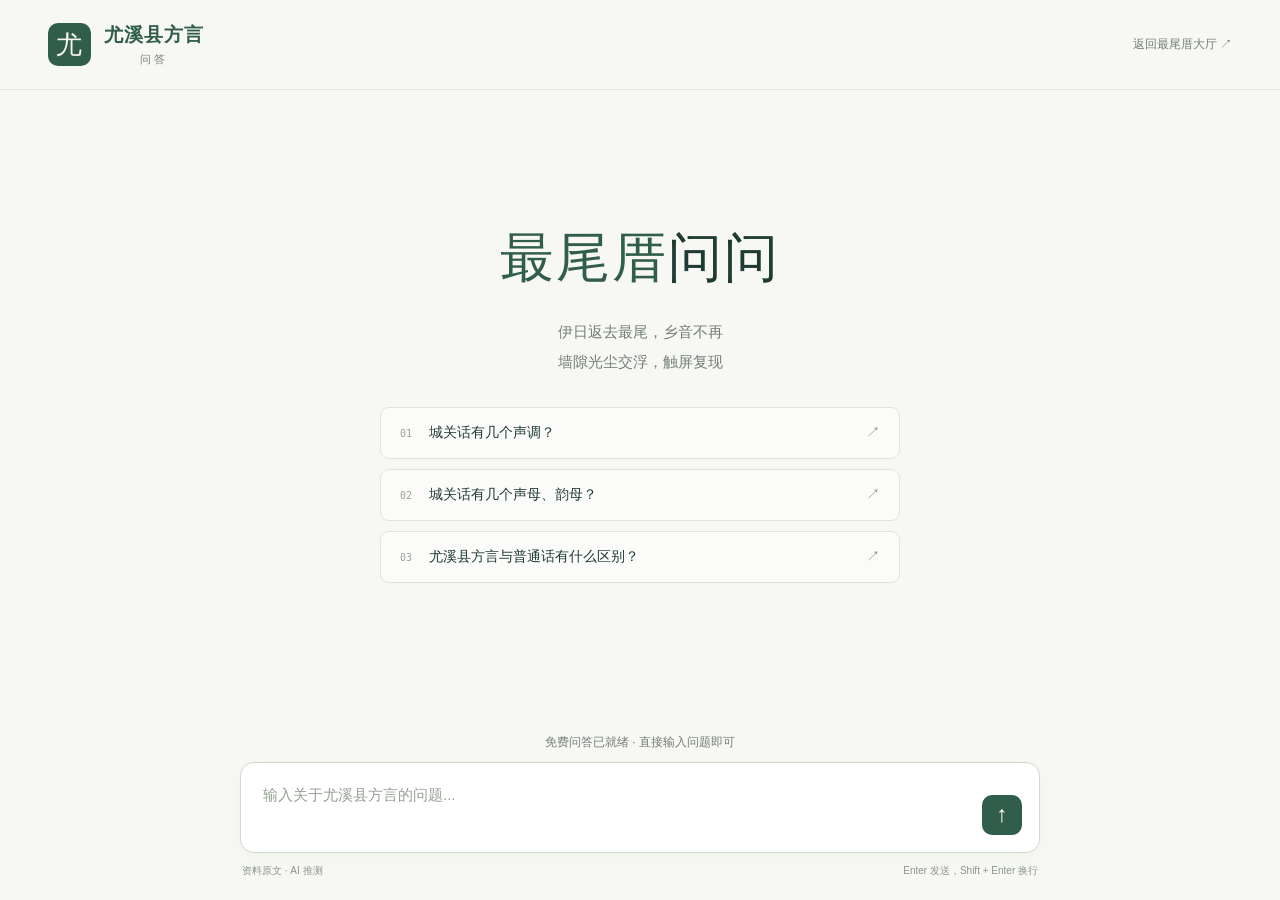
<file: youxi/youxi_index.html>
<!doctype html>
<html lang="zh-CN">
<head>
  <meta charset="utf-8">
  <meta name="viewport" content="width=device-width, initial-scale=1">
  <meta name="description" content="结合方言资料与明确标注的 AI 推测。">
  <meta name="referrer" content="no-referrer">
  <title>最尾厝问问</title>
  <link rel="icon" type="image/jpeg" href="../assets/logo.jpg">
  <link rel="stylesheet" href="./style.css?v=5">
  <script type="module" src="./app.js?v=9"></script>
</head>
<body>
  <header class="topbar">
    <a class="brand" href="./youxi_index.html"><span class="seal" aria-hidden="true">尤</span><span>尤溪县方言<span class="brand-sub">问答</span></span></a>
    <div class="top-actions"><a class="home-link" href="../">返回最尾厝大厅 ↗</a><button id="settings-open" class="outline" type="button" hidden>连接模型 <span id="connection-dot" class="dot"></span></button></div>
  </header>
  <main class="layout">
    <section class="conversation" aria-label="方言问答">
      <div id="welcome" class="welcome">
        <h1><span>最尾厝</span>问问</h1>
        <p class="intro">伊日返去最尾，乡音不再<br>墙隙光尘交浮，触屏复现</p>
        <div class="suggestions" aria-label="试问一个问题">
          <button type="button" data-question="尤溪县城关话有几个声调？各自的调值是什么？"><span>01</span>城关话有几个声调？<span aria-hidden="true">↗</span></button>
          <button type="button" data-question="尤溪县城关话有几个声母、韵母？"><span>02</span>城关话有几个声母、韵母？<span aria-hidden="true">↗</span></button>
          <button type="button" data-question="尤溪城关话与普通话的声调有什么区别？请自主比较。"><span>03</span>尤溪县方言与普通话有什么区别？<span aria-hidden="true">↗</span></button>
        </div>
      </div>
      <div id="messages" class="messages" role="log" aria-label="对话记录"></div>
      <div class="composer-wrap">
        <p id="status" class="status" role="status">正在载入方言资料…</p>
        <form id="question-form" class="composer">
          <label class="sr-only" for="question">你想了解的尤溪方言问题</label>
          <textarea id="question" rows="2" maxlength="1200" placeholder="输入关于尤溪县方言的问题..." required></textarea>
          <button id="send" class="send" type="submit" disabled aria-label="发送问题">↑</button>
          <button id="stop" class="outline hidden" type="button">停止</button>
        </form>
        <p class="composer-note">资料原文 · AI 推测 <span>Enter 发送，Shift + Enter 换行</span></p>
      </div>
    </section>
  </main>
</body>
</html>
</file>
<file: assets/site.css>
:root{color-scheme:light;--paper:#f8f7f3;--ink:#29382f;--muted:#7b817a;--line:#dddfd6;--accent:#536a52}
*{box-sizing:border-box}
html{scroll-behavior:smooth}
body{margin:0;background:var(--paper);color:var(--ink);font:15px/1.85 "Segoe UI","PingFang SC","Microsoft YaHei",sans-serif}
a{color:inherit;text-decoration:none}
a:focus-visible{outline:2px solid var(--accent);outline-offset:6px}
.shell{width:min(100% - 80px,1020px);margin:0 auto}
.site-header{min-height:106px;display:flex;justify-content:space-between;align-items:center;gap:32px;border-bottom:1px solid var(--line)}
.identity{display:inline-flex;align-items:center;gap:13px;font-size:16px;letter-spacing:2px;font-weight:600;line-height:1.5}
.identity img{display:block;object-fit:contain;border:1px solid #e6e6de;border-radius:9px;background:white}
.identity small{display:block;color:var(--muted);font-size:9px;font-weight:400;letter-spacing:2px;margin-top:3px}
nav{display:flex;gap:30px;font-size:12px;color:#686f66}
nav a:hover,.text-link:hover{color:var(--ink);text-decoration:underline;text-underline-offset:5px}
.eyebrow{color:var(--muted);font-size:11px;font-weight:400;letter-spacing:3px;margin:0 0 22px}
h1,h2,h3,p{margin-top:0}
.home-intro{padding:86px 0 54px}
.home-intro h1{font:400 clamp(30px,4.2vw,45px)/1.5 "Songti SC","Noto Serif SC",SimSun,serif;letter-spacing:3px;margin:0 0 17px}
.lead{color:#5f6b5e;font-size:16px;margin-bottom:26px}
.intro-detail{color:var(--muted);font-size:12px;line-height:1.95}
.intro-detail p{margin:0}
.directory{border-top:1px solid var(--line)}
.directory-row{display:grid;grid-template-columns:52px 1fr 34px;gap:18px;align-items:center;padding:28px 7px;border-bottom:1px solid var(--line)}
.row-number{color:#9ba08f;font:11px/1.5 Georgia,serif}
.directory-row h2{font-size:18px;font-weight:500;letter-spacing:1px;margin:0 0 5px}
.directory-row p{font-size:13px;color:var(--muted);margin:0}
.row-arrow{color:#81907b;justify-self:end;font-size:18px}
.directory-row:hover h2{color:var(--accent)}
.directory-row:hover .row-arrow{color:var(--ink)}
.site-footer{margin-top:56px;padding:0 0 30px;color:#8a8f83;font-size:10px;display:flex;justify-content:space-between;gap:20px;letter-spacing:.5px}
.resume-main{padding:54px 0 0}
.resume-heading{display:flex;justify-content:space-between;align-items:flex-start;gap:24px;margin-bottom:28px}
.resume-heading h1{font:400 38px/1.4 "Songti SC",SimSun,serif;letter-spacing:4px;margin:0 0 9px}
.resume-heading .subtitle{font-size:13px;color:var(--muted);margin:0}
.download{font-size:12px;white-space:nowrap;padding:9px 16px;border:1px solid #b9c2b1;border-radius:4px}
.download:hover{background:#eef0e7}
.personal-info{display:grid;grid-template-columns:1fr 1.3fr 1.8fr;gap:22px;padding:21px 0 25px;border-top:1px solid var(--line);border-bottom:1px solid var(--line);margin:0;font-size:13px}
.personal-info dt{font-size:10px;color:var(--muted);margin-bottom:5px}
.personal-info dd{margin:0;overflow-wrap:anywhere}
.resume-layout{display:grid;grid-template-columns:132px minmax(0,1fr);gap:48px;padding-top:34px;align-items:start}
.section-nav{position:sticky;top:30px;display:flex;flex-direction:column;gap:11px;font-size:11px;line-height:1.7;padding-top:4px}
.section-nav a{color:var(--muted)}
.section-nav a:hover{color:var(--ink)}
.resume-content{min-width:0}
.resume-section{scroll-margin-top:26px;margin-bottom:42px}
.resume-section>h2{font:500 19px/1.7 "Songti SC",SimSun,serif;border-bottom:1px solid var(--line);padding-bottom:10px;margin-bottom:22px;letter-spacing:2px}
.resume-section h3{font-size:14px;font-weight:600;margin:0 0 7px;line-height:1.85}
.entry{margin-bottom:24px}
.entry:last-child{margin-bottom:0}
.entry p{font-size:13px;margin-bottom:8px}
.entry-meta{font-size:11px!important;color:var(--muted);margin-bottom:8px!important}
.entry ul{margin:7px 0 0;padding-left:18px;color:#687063;font-size:12px;line-height:1.95}
.entry li{margin-bottom:4px}
.education-row{display:grid;grid-template-columns:155px 1fr;gap:18px;margin-bottom:21px}
.education-row time{font-size:11px;color:var(--muted);padding-top:3px}
.education-row h3{margin-bottom:2px}
.education-row p{color:#687063;font-size:12px;margin-bottom:0}
.research-note{font-size:12px;color:#687063;background:#eff0e9;border-left:2px solid #b4bfaa;padding:14px 17px;margin-top:22px}
.research-note p{margin:0 0 4px}
.research-note p:last-child{margin:0}
.publication{font-family:Georgia,"Times New Roman","Microsoft YaHei",serif;font-size:14px!important;line-height:1.85}
.publication a{text-decoration:underline;text-decoration-color:#c0c8b6;text-underline-offset:3px}
.conference-list,.award-list{padding-left:17px;font-size:12px;line-height:1.95}
.conference-list li,.award-list li{margin-bottom:13px;padding-left:3px}
.skill-list{display:grid;grid-template-columns:1fr 1fr;column-gap:28px;row-gap:22px}
.skill-list p{font-size:12px;color:#687063;margin:0}
@media(max-width:760px){
.shell{width:calc(100% - 40px)}
.site-header{min-height:90px;gap:18px}
nav{gap:15px;font-size:11px}
.identity{gap:9px;font-size:14px}
.identity img{width:38px;height:38px}
.identity small{font-size:8px;letter-spacing:1px}
.home-intro{padding:58px 0 40px}
.home-intro h1{letter-spacing:2px}
.directory-row{grid-template-columns:27px 1fr 20px;gap:13px;padding:25px 0}
.directory-row h2{font-size:17px}
.directory-row p{font-size:12px}
.site-footer{margin-top:38px;flex-wrap:wrap;gap:8px}
.resume-main{padding-top:36px}
.resume-heading h1{font-size:32px}
.resume-heading{gap:12px}
.download{padding:8px 10px;font-size:11px}
.personal-info{grid-template-columns:1fr 1fr;gap:14px}
.personal-info>div:last-child{grid-column:1/-1}
.resume-layout{display:block;padding-top:22px}
.section-nav{position:static;flex-direction:row;flex-wrap:wrap;gap:10px 21px;padding-bottom:26px}
.education-row{grid-template-columns:1fr;gap:4px}
.skill-list{grid-template-columns:1fr}
}
@media(max-width:560px){.site-header{flex-wrap:wrap;gap:16px;padding:20px 0}nav{width:100%;flex-wrap:wrap;gap:12px 24px}}
@media(max-width:390px){.identity small{display:none}nav{gap:11px}}
@media(prefers-reduced-motion:reduce){html{scroll-behavior:auto}}
@media print{
body{background:white;color:black;font-size:11pt}.shell{width:100%}
.site-header,.section-nav,.site-footer,.download{display:none}
.resume-main{padding:0}.resume-layout{display:block}
.resume-section{break-inside:auto;margin-bottom:20px}h2,h3{break-after:avoid}.entry{break-inside:avoid}
}

.visit-stats{position:fixed;right:18px;bottom:12px;z-index:10;display:flex;gap:14px;padding:5px 11px;border:1px solid var(--line);border-radius:5px;background:var(--paper);color:var(--muted);font-size:11px;line-height:1.8;box-shadow:0 2px 8px #29382f08}
@media(max-width:560px){.visit-stats{right:10px;bottom:8px;font-size:10px}.site-footer{padding-bottom:58px}}
@media print{.visit-stats{display:none}}
</file>
<file: flux/style.css>
:root {
  color-scheme: light;
  --paper: #f7f8f4;
  --white: #fff;
  --ink: #203b34;
  --muted: #56685d;
  --line: #dfe5dd;
  --green: #315e4b;
  --pale: #eaf0e7;
}
* { box-sizing: border-box; }
[hidden] { display: none !important; }
body {
  margin: 0;
  background: var(--paper);
  color: var(--ink);
  font: 15px "Segoe UI", "PingFang SC", "Microsoft YaHei", sans-serif;
}
button, input, textarea { font: inherit; }
button { cursor: pointer; }
button:disabled { cursor: default; opacity: .55; }
a { color: var(--green); }
button:focus-visible, a:focus-visible { outline: 3px solid #94b99f; outline-offset: 3px; }
.topbar {
  height: 90px;
  max-width: 1320px;
  margin: auto;
  padding: 0 48px;
  display: flex;
  justify-content: space-between;
  align-items: center;
  border-bottom: 1px solid var(--line);
}
.brand { display: flex; align-items: center; gap: 13px; text-decoration: none; font-size: 19px; font-weight: 650; letter-spacing: 2px; }
.brand-sub { display: block; margin-top: 4px; color: var(--muted); font-size: 11px; font-weight: 400; }
.top-actions { display: flex; gap: 8px; }
.seal {
  width: 43px;
  height: 43px;
  display: grid;
  place-items: center;
  border-radius: 10px;
  background: var(--green);
  color: #f6f4eb;
  font: 26px "Songti SC", SimSun, serif;
  letter-spacing: 0;
}
.outline { padding: 10px 15px; border: 1px solid var(--line); border-radius: 8px; background: transparent; color: var(--ink); font-size: 13px; }
.outline:hover { background: var(--pale); }
.dot { display: inline-block; width: 6px; height: 6px; margin-left: 7px; background: #a5afa7; border-radius: 50%; }
.dot.connected { background: #4f916a; }
.layout { max-width: 880px; margin: auto; padding: 26px 40px 0; }
.conversation { display: flex; flex-direction: column; min-height: calc(100vh - 116px); min-height: calc(100dvh - 116px); }
.welcome { width: 100%; max-width: 680px; margin: auto; padding: 54px 0 36px; text-align: center; }
h1 { margin: 23px 0; font: 500 clamp(38px, 4.2vw, 57px)/1.35 "Songti SC", SimSun, serif; letter-spacing: 2px; }
h1 span { color: var(--green); }
.intro { margin: 0 0 30px; color: var(--muted); line-height: 2; }
.suggestions { display: grid; gap: 10px; max-width: 520px; margin: auto; }
.suggestions button { display: flex; align-items: center; gap: 14px; padding: 16px 19px; border: 1px solid var(--line); border-radius: 9px; background: #ffffff99; color: var(--ink); text-align: left; font-size: 14px; }
.suggestions button:hover:not(:disabled) { background: var(--white); border-color: #a3b3a5; }
.suggestions span { margin-left: auto; color: #6b8274; }
.messages { display: flex; flex-direction: column; gap: 22px; padding: 22px 0; }
.messages:empty { display: none; }
.message { min-width: 0; scroll-margin-bottom: 140px; }
.message-label { margin-bottom: 8px; color: var(--muted); font-size: 11px; letter-spacing: 1.5px; }
.message-actions { display: flex; gap: 6px; margin: 7px 0 0; }
.message-actions button { border: 1px solid var(--line); border-radius: 5px; background: transparent; color: var(--muted); font-size: 11px; padding: 2px 7px; cursor: pointer; }
.message-actions button:hover { color: var(--ink); background: var(--pale); }
.question { align-self: flex-end; max-width: 92%; }
.question .message-bubble { padding: 13px 18px; border-radius: 12px 12px 2px 12px; background: var(--pale); }
.question .message-actions { justify-content: flex-end; }
.answer .message-bubble { padding: 0 0 12px; border-bottom: 1px solid var(--line); }
.answer .message-actions { justify-content: flex-start; }
.message-body { white-space: pre-wrap; overflow-wrap: anywhere; line-height: 1.9; font-size: 14px; }
.message-body details { margin-top: 9px; color: var(--muted); }
.markdown { white-space: normal; }
.markdown p, .markdown ul, .markdown ol { margin: 0 0 10px; }
.markdown h3, .markdown h4, .markdown h5, .markdown h6 { margin: 14px 0 6px; color: var(--ink); }
.markdown code { background: var(--pale); padding: 1px 4px; border-radius: 3px; }
.markdown pre { margin: 6px 0 12px; padding: 10px; background: var(--pale); overflow-x: auto; white-space: pre; }
.markdown pre code { padding: 0; }
.markdown-table { max-width: 100%; overflow-x: auto; margin: 10px 0 14px; }
.markdown-table table { width: 100%; border-collapse: collapse; text-align: left; }
.markdown-table th, .markdown-table td { padding: 6px 10px; border: 1px solid var(--line); }
.markdown-table th { background: var(--pale); }
.code-fold > summary { cursor: pointer; }
.code-fold:not([open]) > pre:not(.code-preview), .code-fold[open] > .code-preview { display: none; }
figure { margin: 14px 0 0; }
canvas { display: block; width: 100%; height: 270px; border: 1px solid var(--line); border-radius: 8px; background: #fff; touch-action: pan-y; }
figcaption { color: var(--muted); font-size: 12px; }
.chart-download { margin-top: 6px; background: var(--white); }
.composer-wrap { position: sticky; bottom: 0; z-index: 2; margin-top: auto; padding: 16px 0 22px; background: var(--paper); }
.status { min-height: 18px; margin: 0 0 10px; color: var(--muted); text-align: center; font-size: 12px; line-height: 1.6; }
.launch-help { margin: 0 0 12px; padding: 10px 14px; border-radius: 8px; background: #f5eee1; color: #694e34; font-size: 13px; line-height: 1.7; }
.composer { display: flex; align-items: flex-end; gap: 12px; padding: 17px 17px 17px 20px; border: 1px solid #cfd9cc; border-radius: 14px; background: var(--white); box-shadow: 0 5px 20px #25483207; }
.composer:focus-within { border-color: #759981; box-shadow: 0 0 0 3px #e8eee5; }
textarea { flex: 1; min-width: 0; max-height: 160px; resize: none; border: 0; outline: 0; background: transparent; color: var(--ink); line-height: 1.7; }
textarea::placeholder { color: #64766a; }
.send { flex-shrink: 0; width: 40px; height: 40px; border: 0; border-radius: 10px; background: var(--green); color: #fff; font-size: 23px; }
.send:hover:not(:disabled) { background: #244c3b; }
#stop-answer { flex-shrink: 0; min-height: 40px; }
.composer-note { display: flex; justify-content: space-between; gap: 10px; margin: 11px 2px 0; color: var(--muted); font-size: 11px; }
dialog { width: calc(100% - 32px); max-width: 450px; padding: 24px; border: 1px solid var(--line); border-radius: 16px; background: var(--paper); color: var(--ink); }
dialog::backdrop { background: #243d3659; }
dialog p { color: var(--muted); font-size: 13px; line-height: 1.8; }
.dialog-heading { display: flex; align-items: center; justify-content: space-between; gap: 12px; }
.dialog-heading h2 { margin: 0; font-size: 20px; }
.icon-button { border: 0; background: transparent; color: var(--muted); font-size: 24px; }
.dialog-actions { display: flex; justify-content: space-between; gap: 12px; margin-top: 20px; }
.sr-only { position: absolute; width: 1px; height: 1px; overflow: hidden; clip-path: inset(50%); white-space: nowrap; }
@media (max-width: 700px) {
  .topbar { height: 76px; padding: 0 18px; }
  .seal { width: 36px; height: 36px; font-size: 23px; }
  .layout { padding: 0 18px; }
  .conversation { min-height: calc(100dvh - 76px); }
  .welcome { padding: 35px 0 24px; }
  .intro { font-size: 14px; }
  .composer-wrap { padding: 12px 0 16px; }
  .composer { padding: 12px; }
  .composer-note span:last-child { display: none; }
  canvas { height: 220px; }
}

.home-link {font-size:12px;text-decoration:none;color:var(--muted)}
.hidden {display:none!important}
#settings {border:1px solid var(--line);border-radius:16px;padding:27px;max-width:450px;width:calc(100% - 32px);color:var(--ink);box-shadow:0 24px 80px #183a3324;background:var(--paper)}
#settings::backdrop {background:#243d3659;backdrop-filter:blur(3px)}
#settings .dialog-heading {display:flex;justify-content:space-between;align-items:center;gap:20px}
#settings .dialog-heading h2 {font-size:20px;margin:0}
#settings p {font-size:13px;line-height:1.9;color:var(--muted)}
#settings label {display:block;font-size:12px;margin:18px 0 7px}
#settings input {width:100%;border:1px solid var(--line);border-radius:7px;background:#fff;padding:12px;color:var(--ink)}
#settings input:focus {outline:2px solid #759981}
#settings .privacy-note {font-size:11px}
#settings a {font-size:12px}
#settings .dialog-actions {display:flex;justify-content:space-between;gap:12px;margin-top:25px}
.primary {border:0;border-radius:7px;background:var(--green);color:white;padding:11px 18px;font-size:13px}
.connection-choice {border:1px solid var(--line);border-radius:8px;margin:20px 0 0;padding:12px;display:flex;flex-wrap:wrap;gap:12px}
.connection-choice legend {font-size:12px;padding:0 5px}
.connection-choice label {display:flex;align-items:center;gap:7px;margin:0;font-size:12px;cursor:pointer}
#settings .connection-choice input {width:auto;margin:0;accent-color:var(--green)}
@media(max-width:520px) {.topbar {padding:0 12px}.top-actions {gap:6px}.top-actions .outline {padding:7px}.home-link {font-size:10px}.brand {gap:6px}}
</file>
<file: youxi/style.css>
:root {--paper:#f7f8f4;--white:#fff;--ink:#203b34;--muted:#737e76;--line:#dfe5dd;--green:#315e4b;--pale:#eaf0e7}
* {box-sizing:border-box}
body {margin:0;background:var(--paper);color:var(--ink);font-family:"Segoe UI","PingFang SC","Microsoft YaHei",sans-serif;font-size:15px}
button, input, textarea {font:inherit}
button, a {-webkit-tap-highlight-color:transparent}
button {cursor:pointer}
a {color:var(--green)}
button:disabled {opacity:.45;cursor:not-allowed}
button:focus-visible, a:focus-visible {outline:3px solid #94b99f;outline-offset:4px}
.topbar {height:90px;margin:0 auto;max-width:1320px;padding:0 48px;display:flex;justify-content:space-between;align-items:center;border-bottom:1px solid var(--line)}
.brand {display:flex;align-items:center;gap:13px;text-decoration:none;font-size:19px;font-weight:650;letter-spacing:1px}
.brand-sub {text-align:center;display:block;font-size:11px;letter-spacing:3px;color:var(--muted);font-weight:400;margin-top:4px}
.seal {width:43px;height:43px;display:grid;place-items:center;background:var(--green);color:#f6f4eb;border-radius:10px;font-family:serif;font-size:26px;font-weight:400}
.top-actions {display:flex;align-items:center;gap:26px}
.home-link {font-size:12px;text-decoration:none;color:var(--muted)}
.outline {background:transparent;border:1px solid var(--line);color:var(--ink);padding:10px 15px;border-radius:8px;font-size:13px}
.outline:hover {background:var(--pale)}
.dot {display:inline-block;width:6px;height:6px;background:#a5afa7;border-radius:50%;margin-left:7px}
.dot.connected {background:#4f916a}
.layout {display:block;max-width:880px;margin:0 auto;padding:26px 40px 0}
.conversation {min-width:0;display:flex;flex-direction:column;min-height:calc(100dvh - 116px)}
.welcome {padding:54px 0 36px;width:100%;max-width:680px;margin:auto;text-align:center}
h1 {font-family:"Noto Serif SC","Songti SC",SimSun,serif;font-size:clamp(38px,4.2vw,57px);font-weight:500;letter-spacing:2px;line-height:1.35;margin:23px 0}
h1 span {color:var(--green)}
.intro {font-size:15px;line-height:2;color:var(--muted);margin:0 0 30px}
.suggestions {display:flex;flex-direction:column;gap:10px;max-width:520px;margin:0 auto}
.suggestions button {display:flex;align-items:center;gap:17px;border:1px solid var(--line);background:rgba(255,255,255,.6);color:var(--ink);border-radius:9px;padding:16px 19px;font-size:14px;text-align:left;transition:background .15s,border-color .15s}
.suggestions button:hover {background:var(--white);border-color:#a3b3a5}
.suggestions button span:first-child {font-size:10px;font-family:monospace;color:#97a297}
.suggestions button span:last-child {margin-left:auto;color:#849489}
.composer-wrap {position:sticky;bottom:0;margin-top:auto;background:var(--paper);padding:16px 0 22px;z-index:2}
.status {text-align:center;font-size:12px;color:var(--muted);min-height:18px;margin:0 0 10px;line-height:1.6}
.composer {display:flex;align-items:flex-end;gap:12px;padding:17px 17px 17px 20px;border:1px solid #cfd9cc;border-radius:14px;background:#fff;box-shadow:0 5px 20px #25483207}
.composer:focus-within {border-color:#759981;box-shadow:0 0 0 3px #e8eee5}
textarea {resize:none;border:0;outline:0;background:transparent;flex:1;min-width:0;max-height:160px;line-height:1.7;color:var(--ink)}
textarea::placeholder {color:#96a194}
.send {width:40px;height:40px;border-radius:10px;border:0;background:var(--green);color:#fff;font-size:23px;flex-shrink:0}
.send:hover {background:#244c3b}
.composer-note {font-size:10px;color:#8b968b;margin:11px 2px 0;display:flex;justify-content:space-between;gap:10px}
h2 {font-size:16px;font-weight:600;margin:0 0 10px}
.messages {padding:20px 0;display:flex;flex-direction:column;gap:26px}
.message {min-width:0;scroll-margin-top:20px}
.message-label {font-size:10px;letter-spacing:1.7px;color:var(--muted);margin-bottom:10px}
.message.user {align-self:flex-end;max-width:90%;background:var(--pale);border-radius:12px 12px 2px 12px;padding:15px 19px}
.message.user .message-body {white-space:pre-wrap;line-height:1.8;font-size:14px}
.message.assistant {padding:0 0 18px;border-bottom:1px solid var(--line)}
.message-body {font-size:14px;line-height:1.95;overflow-wrap:anywhere}
.message-body p {margin:9px 0}
.message-body h3 {font-size:15px;font-weight:600;margin:17px 0 8px}
.message-body pre {background:#edf1e9;padding:12px;border-radius:5px;overflow:auto;font-family:"Segoe UI",sans-serif;white-space:pre-wrap}
.message-body code {font-family:"Segoe UI",sans-serif;color:#315d49;background:#edf1e9;padding:1px 4px;border-radius:3px}
.table-wrap {overflow-x:auto;max-width:100%;margin:12px 0}
table {border-collapse:collapse;min-width:100%;font-size:12px;line-height:1.7}
th, td {border:1px solid var(--line);padding:8px 10px;text-align:left;white-space:normal}
th {background:var(--pale);font-weight:500}
.message-error {font-size:12px;line-height:1.8;color:#986340;background:#faf0e6;border-radius:6px;padding:10px;margin:10px 0}
.streaming {white-space:pre-wrap}
.hidden {display:none!important}
.sr-only {position:absolute;width:1px;height:1px;padding:0;margin:-1px;overflow:hidden;clip:rect(0,0,0,0);white-space:nowrap;border:0}
dialog {border:1px solid var(--line);border-radius:16px;padding:27px;max-width:450px;width:calc(100% - 32px);color:var(--ink);box-shadow:0 24px 80px #183a3324;background:var(--paper)}
dialog::backdrop {background:#243d3659;backdrop-filter:blur(3px)}
.dialog-heading {display:flex;justify-content:space-between;align-items:center;gap:20px}
.dialog-heading h2 {font-size:20px;margin:0}
.icon-button {border:0;background:transparent;font-size:24px;color:var(--muted)}
dialog p {font-size:13px;line-height:1.9;color:var(--muted)}
dialog label {display:block;font-size:12px;margin:18px 0 7px}
dialog input {width:100%;border:1px solid var(--line);border-radius:7px;background:#fff;padding:12px;color:var(--ink)}
dialog input:focus {outline:2px solid #759981}
dialog .privacy-note {font-size:11px}
dialog a {font-size:12px}
.dialog-actions {display:flex;justify-content:space-between;gap:12px;margin-top:25px}
.primary {border:0;border-radius:7px;background:var(--green);color:white;padding:11px 18px;font-size:13px}
@media(min-width:1500px) {
  .welcome {padding-top:95px;padding-bottom:75px}
}
@media(max-width:920px) {
  .topbar {padding:0 25px}
  .composer-note span {display:none}
}
@media(max-width:700px) {
  .topbar {height:76px;padding:0 18px}
  .brand {font-size:16px;gap:9px}
  .seal {width:36px;height:36px;font-size:23px}
  .top-actions {gap:12px}
  .home-link {display:inline;font-size:11px}
  .outline {padding:9px 11px;font-size:12px}
  .layout {padding:0 18px}
  .conversation {min-height:calc(100dvh - 76px)}
  .welcome {padding:40px 0 24px}
  .intro {font-size:14px}
  .suggestions {max-width:100%}
  .composer-wrap {padding-top:12px;padding-bottom:16px}
  .composer-note {font-size:9px}
  .messages {padding-top:28px}
  .composer {padding:13px}
  .message.user {max-width:95%}
  h1 {font-size:41px}
}
@media(prefers-reduced-motion:reduce) {
  * {scroll-behavior:auto!important;transition:none!important}
}

.connection-choice {border:1px solid var(--line);border-radius:8px;margin:20px 0 0;padding:12px;display:flex;flex-wrap:wrap;gap:12px}
.connection-choice legend {font-size:12px;padding:0 5px}
.connection-choice label {display:flex;align-items:center;gap:7px;margin:0;font-size:12px;cursor:pointer}
.connection-choice input {width:auto;margin:0;accent-color:var(--green)}
@media(max-width:420px) {.top-actions {gap:8px}.topbar {padding:0 12px}.brand {font-size:14px;gap:6px}.seal {width:30px;height:30px;font-size:20px}.top-actions .outline {padding:8px}.home-link {font-size:10px}}
</file>
